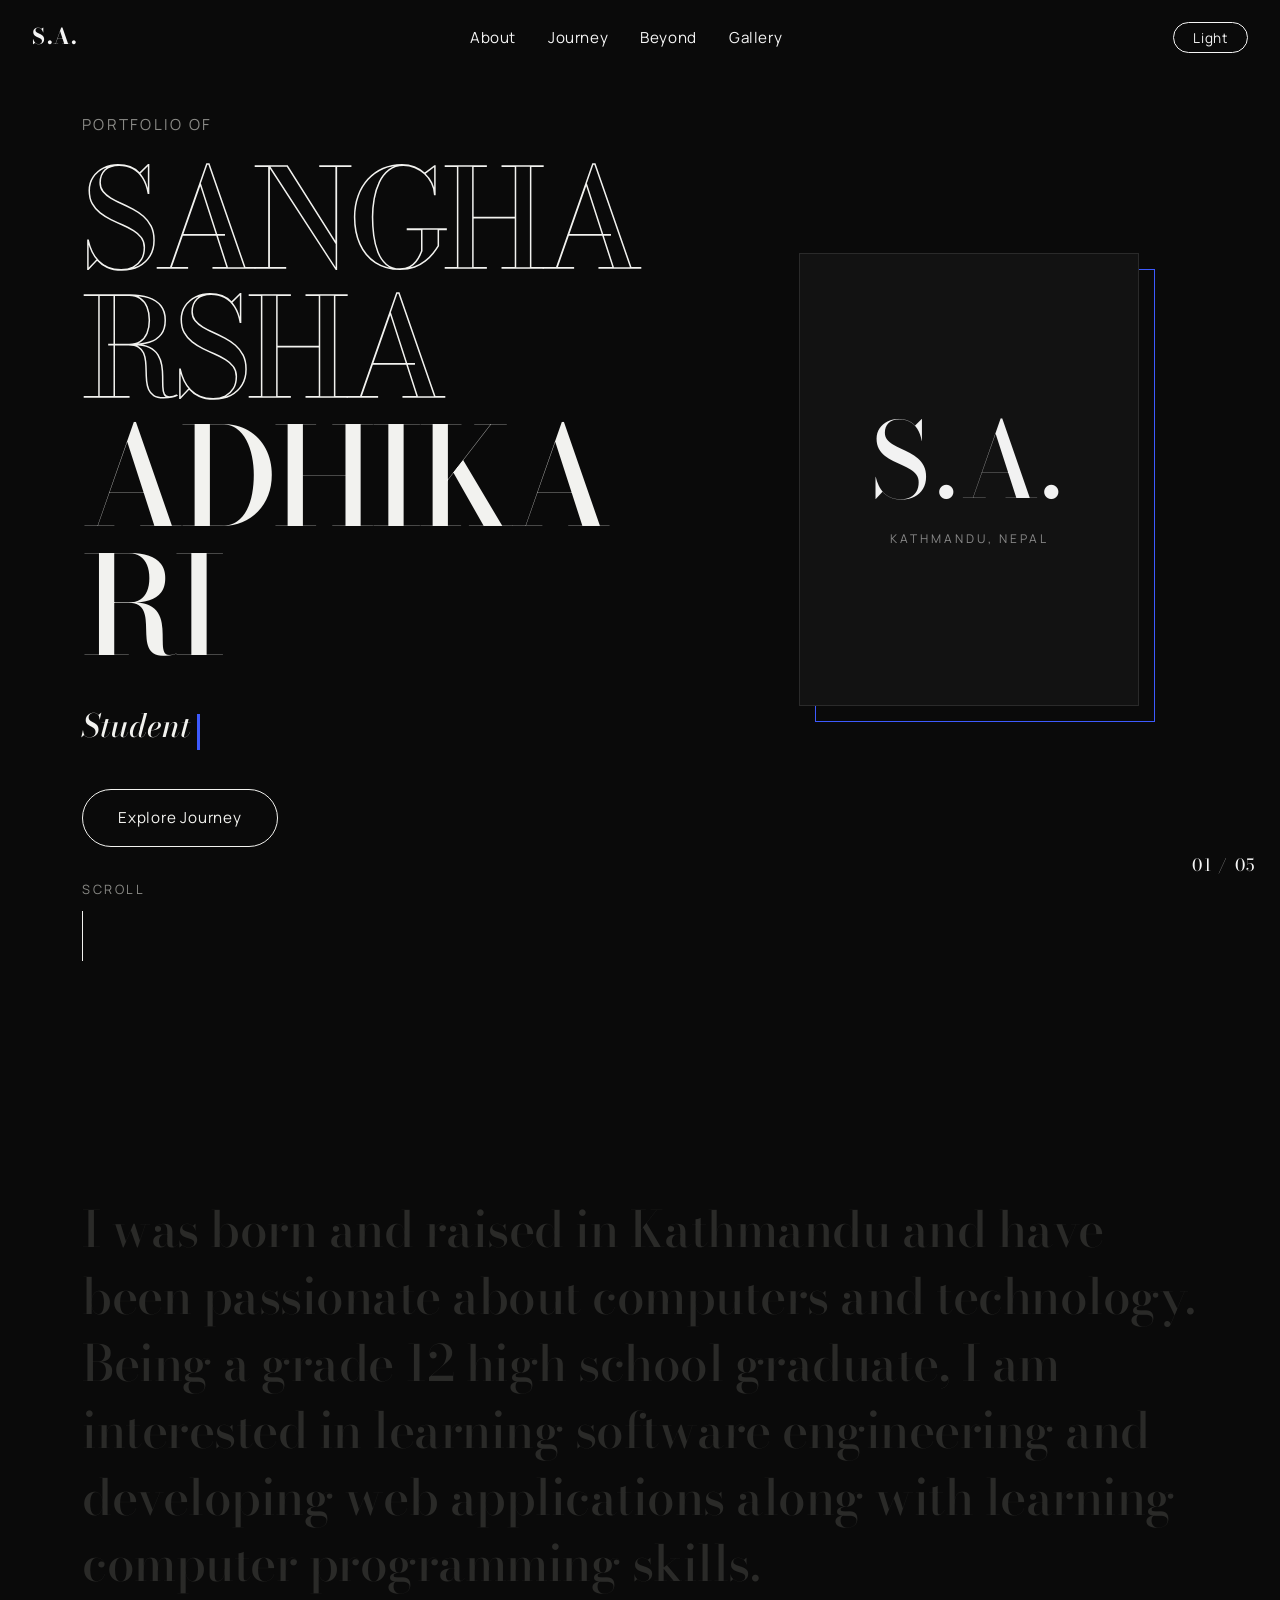
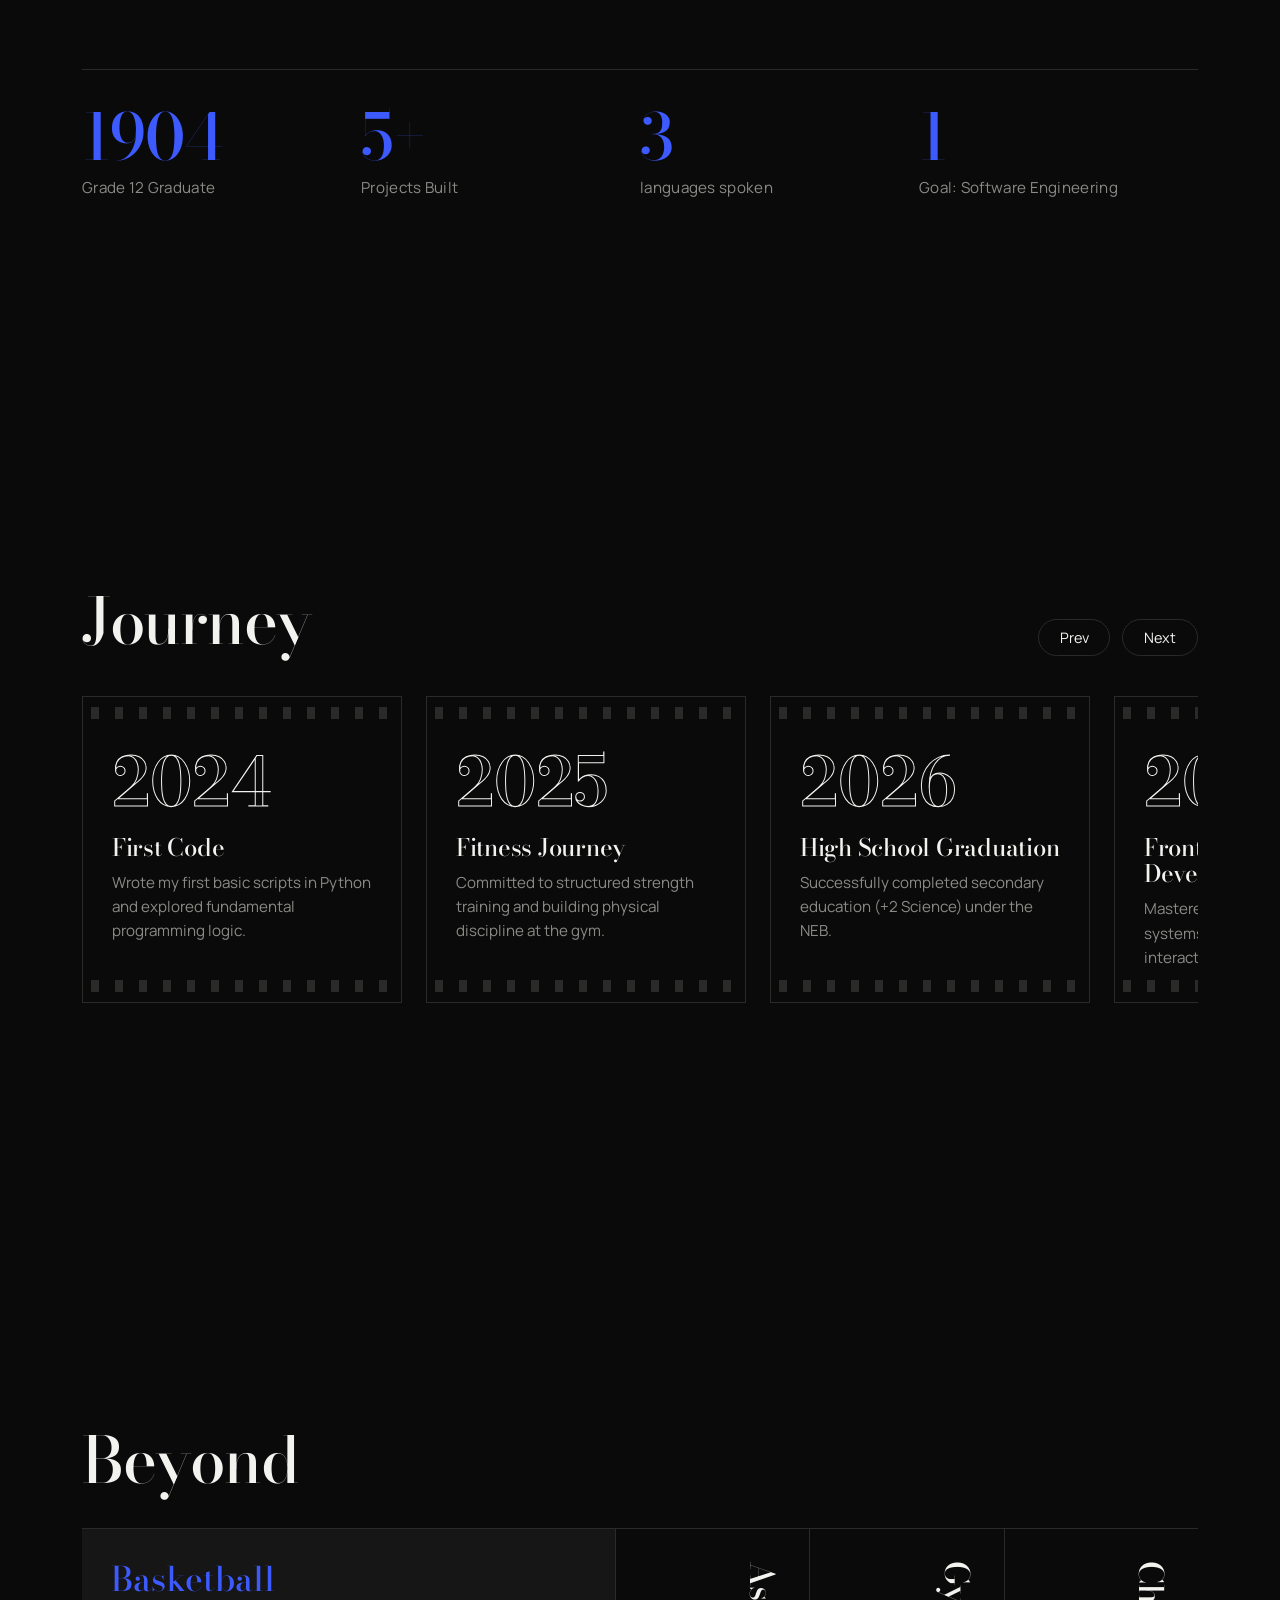
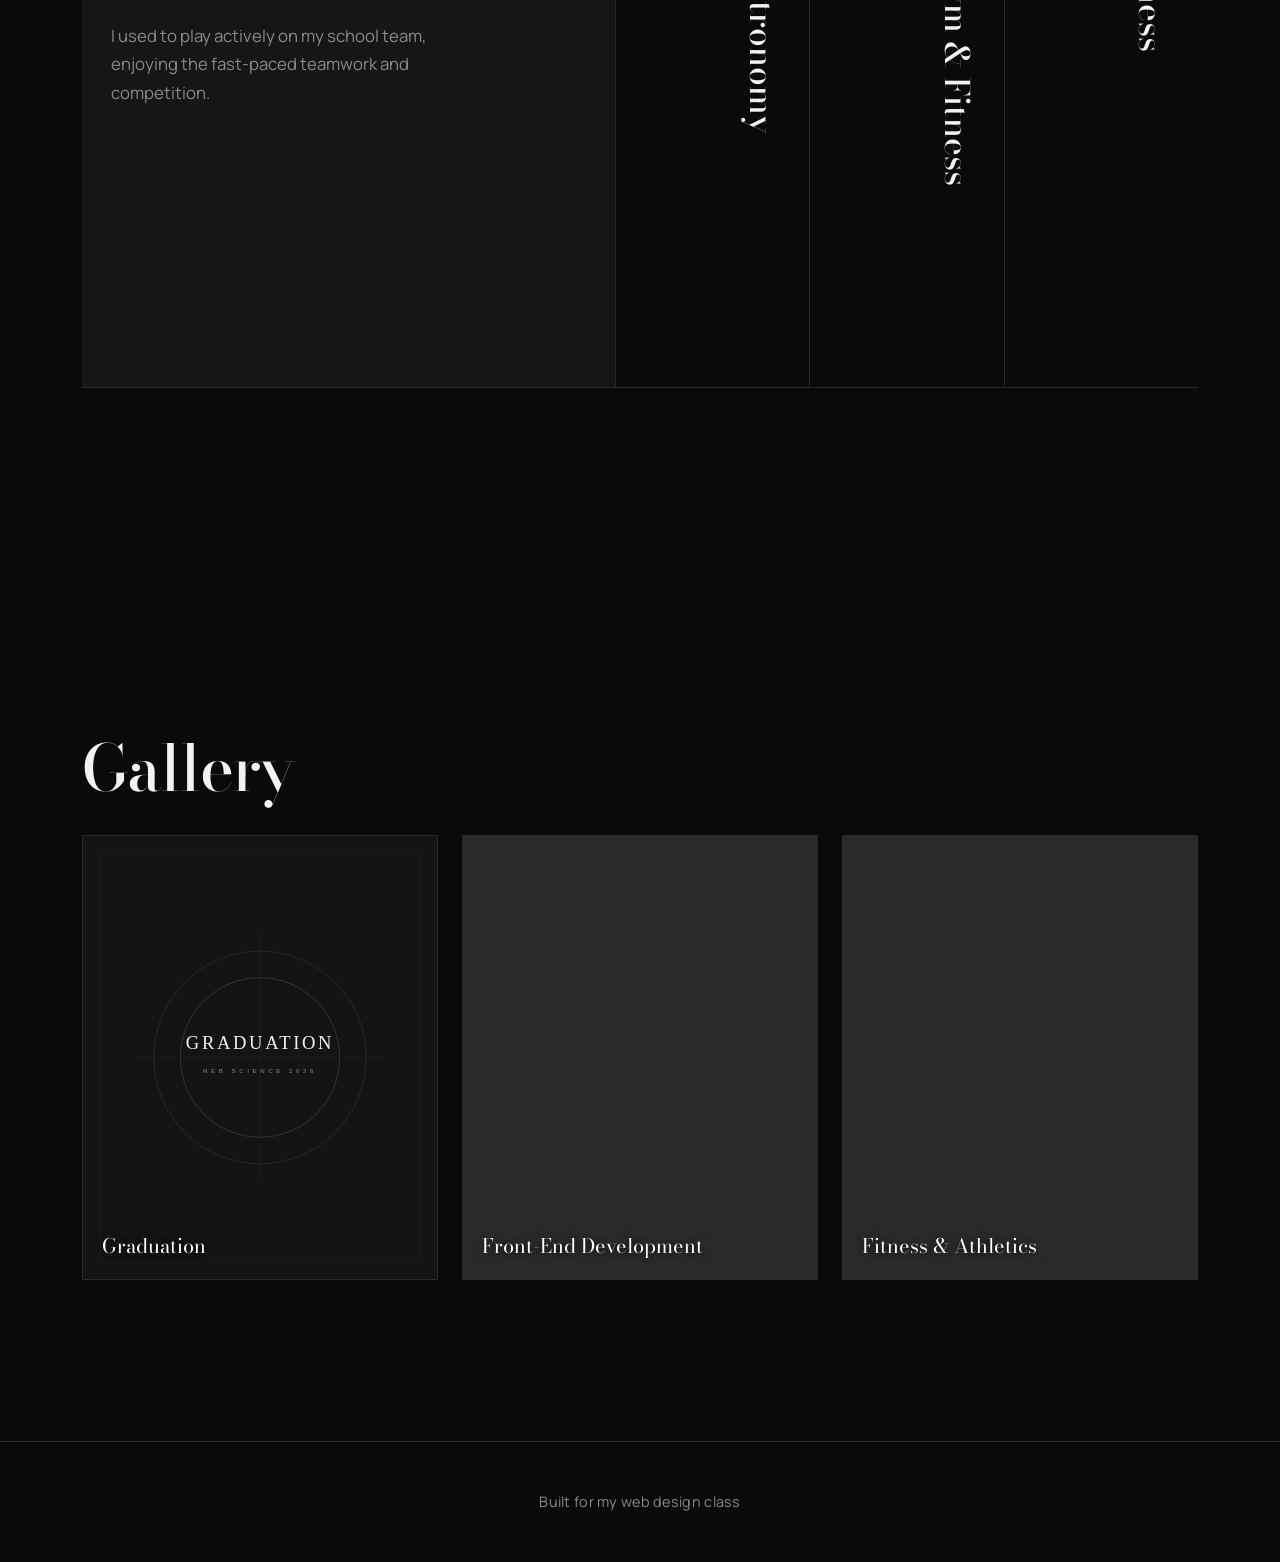
<file: index.html>
<!DOCTYPE html>
<html lang="en" data-theme="dark">
<head>
    <meta charset="UTF-8">
    <meta name="viewport" content="width=device-width, initial-scale=1.0">
    <title>Sangharsha Adhikari - Minimal Luxury Portfolio</title>
    <meta name="description" content="Minimal luxury personal portfolio for Sangharsha Adhikari, featuring interactive chapters, typography reveals, timeline filmstrip, and gallery.">
    <meta property="og:title" content="Sangharsha Adhikari - Minimal Luxury Portfolio">
    <meta property="og:description" content="Minimal luxury personal portfolio for Sangharsha Adhikari, featuring interactive chapters, typography reveals, timeline filmstrip, and gallery.">
    <meta property="og:type" content="website">
    <link rel="preconnect" href="https://fonts.googleapis.com">
    <link rel="preconnect" href="https://fonts.gstatic.com" crossorigin>
    <link href="https://fonts.googleapis.com/css2?family=Bodoni+Moda:ital,opsz,wght@0,6..96,400..900;1,6..96,400..900&family=Manrope:wght@400;500;700&display=swap" rel="stylesheet">
    <link rel="stylesheet" href="style.css">
</head>
<body>
    <!-- Top thin blue scroll-progress indicator -->
    <div id="progress"></div>

    <!-- Chapter counter fixed in the bottom right corner -->
    <div id="counter" aria-hidden="true">01 / 05</div>

    <!-- Fixed top navigation bar -->
    <header class="bar">
        <a href="#hero" class="mark" aria-label="Sangharsha Adhikari Home">S.A.</a>
        <nav aria-label="Chapters">
            <a href="#about">About</a>
            <a href="#journey">Journey</a>
            <a href="#beyond">Beyond</a>
            <a href="#gallery">Gallery</a>
        </nav>
        <button id="theme" class="mag" aria-label="Switch light or dark theme">Light</button>
    </header>

    <!-- Chapter 01: Hero -->
    <section id="hero" class="chapter" data-ch="01">
        <div class="hero-grid">
            <div>
                <p class="eyebrow">Portfolio of</p>
                <h1 aria-label="Sangharsha Adhikari">
                    <span class="line" data-split>Sangharsha</span>
                    <span class="line fill" data-split>Adhikari</span>
                </h1>
                <p class="role"><span id="typed"></span><i class="caret"></i></p>
                <a href="#journey" class="btn mag">Explore Journey</a>
            </div>
            <figure class="portrait" id="portrait">
                <div class="portrait-placeholder" aria-label="Portrait initials placeholder: S.A.">
                    <span class="ph-initials">S.A.</span>
                    <span class="ph-caption">Kathmandu, Nepal</span>
                </div>
            </figure>
        </div>
        <span class="scroll-hint">Scroll</span>
    </section>

    <!-- Chapter 02: About -->
    <section id="about" class="chapter" data-ch="02">
        <p class="statement" id="statement">I was born and raised in Kathmandu and have been passionate about computers and technology. Being a grade 12 high school graduate, I am interested in learning software engineering and developing web applications along with learning computer programming skills.</p>
        <div class="stats">
            <div><strong data-count="2026">0</strong><span>Grade 12 Graduate</span></div>
            <div><strong data-count="5" data-suffix="+">0</strong><span>Projects Built</span></div>
            <div><strong data-count="3">0</strong><span>languages spoken</span></div>
            <div><strong data-count="1">0</strong><span>Goal: Software Engineering</span></div>
        </div>
    </section>

    <!-- Chapter 03: Journey (Horizontal Film Strip) -->
    <section id="journey" class="chapter" data-ch="03">
        <div class="head">
            <h2>Journey</h2>
            <div class="arrows">
                <button class="mag" id="prev" aria-label="Previous milestone">Prev</button>
                <button class="mag" id="next" aria-label="Next milestone">Next</button>
            </div>
        </div>
        <div class="track" id="track" tabindex="0" aria-label="Interactive timeline film strip">
            <article class="frame">
                <b>2024</b>
                <h3>First Code</h3>
                <p>Wrote my first basic scripts in Python and explored fundamental programming logic.</p>
            </article>
            <article class="frame">
                <b>2025</b>
                <h3>Fitness Journey</h3>
                <p>Committed to structured strength training and building physical discipline at the gym.</p>
            </article>
            <article class="frame">
                <b>2026</b>
                <h3>High School Graduation</h3>
                <p>Successfully completed secondary education (+2 Science) under the NEB.</p>
            </article>
            <article class="frame">
                <b>2026</b>
                <h3>Front-End Development</h3>
                <p>Mastered HTML5, CSS layout systems, and modern ES6 JavaScript interactivity.</p>
            </article>
            <article class="frame">
                <b>2026</b>
                <h3>First Portfolio App</h3>
                <p>Built and deployed my first fully responsive personal biography web application.</p>
            </article>
        </div>
    </section>

    <!-- Chapter 04: Beyond -->
    <section id="beyond" class="chapter" data-ch="04">
        <h2>Beyond</h2>
        <div class="panels">
            <article class="panel active" tabindex="0">
                <h3>Basketball</h3>
                <p>I used to play actively on my school team, enjoying the fast-paced teamwork and competition.</p>
            </article>
            <article class="panel" tabindex="0">
                <h3>Astronomy</h3>
                <p>I am deeply fascinated by the night sky, celestial objects, and exploring the wonders of the universe.</p>
            </article>
            <article class="panel" tabindex="0">
                <h3>Gym & Fitness</h3>
                <p>I am dedicated to consistent strength training, muscle growth, and building physical discipline.</p>
            </article>
            <article class="panel" tabindex="0">
                <h3>Chess</h3>
                <p>I enjoy playing chess to sharpen my strategic thinking and analyzing tactical moves in my free time.</p>
            </article>
        </div>
    </section>

    <!-- Chapter 05: Gallery -->
    <section id="gallery" class="chapter" data-ch="05">
        <h2>Gallery</h2>
        <div class="sheet">
            <figure tabindex="0" role="button" aria-label="Milestone 01: High School Graduation">
                <img src="data:image/svg+xml;utf8,<svg xmlns='http://www.w3.org/2000/svg' width='800' height='1000' viewBox='0 0 800 1000'><rect width='800' height='1000' fill='%23141414'/><circle cx='400' cy='500' r='240' fill='none' stroke='%23333333' stroke-width='1.5'/><circle cx='400' cy='500' r='180' fill='none' stroke='%233d5afe' stroke-width='1'/><line x1='120' y1='500' x2='680' y2='500' stroke='%23262626' stroke-width='1'/><line x1='400' y1='220' x2='400' y2='780' stroke='%23262626' stroke-width='1'/><text x='400' y='480' font-family='Georgia, serif' font-size='42' fill='%23f2f2ef' text-anchor='middle' letter-spacing='6'>GRADUATION</text><text x='400' y='535' font-family='sans-serif' font-size='14' fill='%238a8a86' text-anchor='middle' letter-spacing='8'>NEB SCIENCE 2026</text><rect x='40' y='40' width='720' height='920' fill='none' stroke='%23222222' stroke-width='1'/></svg>" alt="High School Graduation" loading="lazy" referrerpolicy="no-referrer" onerror="this.remove()">
                <figcaption>Graduation</figcaption>
            </figure>
            <figure tabindex="0" role="button" aria-label="Milestone 02: Software Engineering">
                <img src="data:image/svg+xml;utf8,<svg xmlns='http://www.w3.org/2000/svg' width='800' height='1000' viewBox='0 0 800 1000'><rect width='800' height='1000' fill='%23141414'/><rect x='220' y='320' width='360' height='360' fill='none' stroke='%23333333' stroke-width='1.5'/><rect x='260' y='360' width='280' height='280' fill='none' stroke='%233d5afe' stroke-width='1'/><text x='400' y='480' font-family='Georgia, serif' font-size='42' fill='%23f2f2ef' text-anchor='middle' letter-spacing='6'>CODE &amp; LOGIC</text><text x='400' y='535' font-family='sans-serif' font-size='14' fill='%238a8a86' text-anchor='middle' letter-spacing='8'>FRONT-END ENGINEERING</text><rect x='40' y='40' width='720' height='920' fill='none' stroke='%23222222' stroke-width='1'/></svg>" alt="Front-End Development" loading="lazy" referrerpolicy="no-referrer" onerror="this.remove()">
                <figcaption>Front-End Development</figcaption>
            </figure>
            <figure tabindex="0" role="button" aria-label="Milestone 03: Strength & Discipline">
                <img src="data:image/svg+xml;utf8,<svg xmlns='http://www.w3.org/2000/svg' width='800' height='1000' viewBox='0 0 800 1000'><rect width='800' height='1000' fill='%23141414'/><polygon points='400,280 620,680 180,680' fill='none' stroke='%23333333' stroke-width='1.5'/><polygon points='400,340 570,650 230,650' fill='none' stroke='%233d5afe' stroke-width='1'/><text x='400' y='520' font-family='Georgia, serif' font-size='42' fill='%23f2f2ef' text-anchor='middle' letter-spacing='6'>DISCIPLINE</text><text x='400' y='575' font-family='sans-serif' font-size='14' fill='%238a8a86' text-anchor='middle' letter-spacing='8'>ATHLETICS &amp; FITNESS</text><rect x='40' y='40' width='720' height='920' fill='none' stroke='%23222222' stroke-width='1'/></svg>" alt="Fitness & Athletics" loading="lazy" referrerpolicy="no-referrer" onerror="this.remove()">
                <figcaption>Fitness &amp; Athletics</figcaption>
            </figure>
        </div>
    </section>

    <!-- Footer -->
    <footer>
        <p>Built for my web design class</p>
    </footer>

    <!-- Lightbox modal -->
    <div id="lightbox" hidden role="dialog" aria-modal="true" aria-label="Image preview modal">
        <button id="closeLb" aria-label="Close dialog">Close</button>
        <figure id="lbFig"></figure>
    </div>

    <!-- Interactive script -->
    <script src="script.js"></script>
</body>
</html>
</file>
<file: style.css>
/* ==========================================================================
   MINIMAL LUXURY PORTFOLIO STYLES
   Theme: Minimal Luxury Black and White with Signal Blue Accent
   Author: Sangharsha Adhikari
   ========================================================================== */

/* ---------- CSS Variables & Theming ---------- */
:root {
  --bg: #0a0a0a;
  --fg: #f2f2ef;
  --mute: #8a8a86;
  --line: #2a2a28;
  --acc: #3d5afe; /* Signal Blue */
  --display: "Bodoni Moda", Georgia, serif;
  --body: "Manrope", system-ui, -apple-system, sans-serif;
}

[data-theme="light"] {
  --bg: #f4f4f1;
  --fg: #0a0a0a;
  --mute: #6b6b66;
  --line: #d3d3cc;
}

/* ---------- Reset & Base Typography ---------- */
* {
  box-sizing: border-box;
  margin: 0;
  padding: 0;
}

html {
  scroll-behavior: smooth;
  scroll-padding-top: 70px;
}

body {
  font-family: var(--body);
  font-size: 1.05rem;
  line-height: 1.7;
  background-color: var(--bg);
  color: var(--fg);
  transition: background-color 0.4s ease, color 0.4s ease;
  overflow-x: hidden;
  -webkit-font-smoothing: antialiased;
}

a {
  color: inherit;
  text-decoration: none;
}

button {
  font-family: inherit;
  font-size: inherit;
  color: inherit;
  background: none;
  border: none;
  cursor: pointer;
}

:focus-visible {
  outline: 2px solid var(--acc);
  outline-offset: 4px;
}

h1, h2, h3 {
  font-family: var(--display);
  font-weight: 500;
  line-height: 1.1;
}

h2 {
  font-size: clamp(2.2rem, 6vw, 4rem);
  margin-bottom: 2rem;
  letter-spacing: -0.02em;
}

/* ---------- Global Indicators & Navigation ---------- */
#progress {
  position: fixed;
  top: 0;
  left: 0;
  height: 3px;
  width: 0;
  background: var(--acc);
  z-index: 100;
  transition: width 0.08s ease-out;
}

#counter {
  position: fixed;
  right: 1.5rem;
  bottom: 1.25rem;
  z-index: 50;
  font-family: var(--display);
  font-size: 1.05rem;
  letter-spacing: 0.1em;
  color: #fff;
  mix-blend-mode: difference;
  pointer-events: none;
}

.bar {
  position: fixed;
  top: 0;
  inset-inline: 0;
  z-index: 90;
  display: flex;
  align-items: center;
  justify-content: space-between;
  gap: 1.5rem;
  padding: 1.2rem 2rem;
  mix-blend-mode: difference;
  color: #fff;
}

.mark {
  font-family: var(--display);
  font-weight: 700;
  font-size: 1.35rem;
  letter-spacing: 0.08em;
}

.bar nav {
  display: flex;
  gap: 2rem;
  font-size: 0.95rem;
  letter-spacing: 0.04em;
}

.bar nav a {
  position: relative;
  transition: opacity 0.2s;
}

.bar nav a:hover {
  text-decoration: underline;
  text-underline-offset: 6px;
}

#theme {
  background: none;
  border: 1px solid currentColor;
  border-radius: 99px;
  padding: 0.35rem 1.2rem;
  font-size: 0.85rem;
  letter-spacing: 0.05em;
  transition: transform 0.25s ease-out;
}

/* ---------- Chapter Layout ---------- */
.chapter {
  min-height: 100vh;
  padding: 7rem 2rem 5rem;
  max-width: 1180px;
  margin: 0 auto;
  display: flex;
  flex-direction: column;
  justify-content: center;
}

/* ---------- Chapter 01: Hero ---------- */
.eyebrow {
  color: var(--mute);
  font-size: 0.95rem;
  letter-spacing: 0.15em;
  text-transform: uppercase;
  margin-bottom: 1rem;
}

.hero-grid {
  display: grid;
  grid-template-columns: 1.3fr 1fr;
  gap: 4rem;
  align-items: center;
  min-height: 75vh;
}

h1 {
  font-family: var(--display);
  font-size: clamp(3.6rem, 11vw, 8.5rem);
  line-height: 0.95;
  letter-spacing: -0.03em;
  text-transform: uppercase;
}

h1 .line {
  display: block;
  overflow: hidden;
  color: transparent;
  -webkit-text-stroke: 1.5px var(--fg);
}

h1 .line.fill {
  color: var(--fg);
  -webkit-text-stroke: 0;
}

h1 .ch {
  display: inline-block;
  transform: translateY(115%);
  animation: rise 0.9s cubic-bezier(0.2, 0.8, 0.2, 1) forwards;
  animation-delay: calc(var(--i) * 65ms);
}

.role {
  margin: 1.8rem 0 2.2rem;
  font-family: var(--display);
  font-style: italic;
  font-weight: 500;
  font-size: clamp(1.4rem, 3.5vw, 2rem);
  min-height: 2.5rem;
}

.caret {
  display: inline-block;
  width: 2.5px;
  height: 1.15em;
  background: var(--acc);
  margin-left: 6px;
  vertical-align: text-bottom;
  animation: blink 1s steps(1) infinite;
}

.btn {
  display: inline-block;
  padding: 0.95rem 2.2rem;
  border: 1px solid var(--fg);
  border-radius: 99px;
  font-size: 0.95rem;
  letter-spacing: 0.05em;
  transition: background-color 0.25s ease, color 0.25s ease, border-color 0.25s ease;
}

.btn:hover {
  background-color: var(--fg);
  color: var(--bg);
}

.portrait {
  position: relative;
  justify-self: center;
  width: min(340px, 80vw);
  aspect-ratio: 3/4;
  transform: perspective(900px) rotateX(var(--rx, 0deg)) rotateY(var(--ry, 0deg));
  transition: transform 0.2s ease-out;
  cursor: pointer;
}

.portrait::before {
  content: "";
  position: absolute;
  inset: 0;
  border: 1px solid var(--acc);
  transform: translate(16px, 16px);
  pointer-events: none;
  transition: transform 0.3s ease;
}

.portrait:hover::before {
  transform: translate(20px, 20px);
}

.portrait img {
  position: relative;
  width: 100%;
  height: 100%;
  object-fit: cover;
  object-position: center;
  filter: grayscale(1) contrast(1.1);
  transition: filter 0.6s ease;
  background: var(--line);
  display: block;
}

.portrait:hover img {
  filter: grayscale(0);
}

.portrait-placeholder {
  position: relative;
  width: 100%;
  height: 100%;
  display: flex;
  flex-direction: column;
  align-items: center;
  justify-content: center;
  background-color: #121212;
  border: 1px solid var(--line);
  padding: 2rem;
  filter: grayscale(1);
  transition: filter 0.5s ease;
}

[data-theme="light"] .portrait-placeholder {
  background-color: #eaeae5;
}

.portrait:hover .portrait-placeholder {
  filter: grayscale(0);
}

.ph-initials {
  font-family: var(--display);
  font-size: clamp(4rem, 10vw, 6.5rem);
  font-weight: 500;
  letter-spacing: 0.05em;
  color: var(--fg);
  line-height: 1;
}

.ph-caption {
  font-size: 0.75rem;
  letter-spacing: 0.25em;
  text-transform: uppercase;
  color: var(--mute);
  margin-top: 1rem;
}

.scroll-hint {
  display: block;
  color: var(--mute);
  font-size: 0.8rem;
  letter-spacing: 0.2em;
  text-transform: uppercase;
  margin-top: 2rem;
}

.scroll-hint::after {
  content: "";
  display: block;
  width: 1px;
  height: 50px;
  margin-top: 0.6rem;
  background: var(--fg);
  transform-origin: top;
  animation: grow 2s ease-in-out infinite;
}

/* ---------- Chapter 02: About ---------- */
.statement {
  font-family: var(--display);
  font-weight: 500;
  font-size: clamp(1.7rem, 4.2vw, 3.1rem);
  line-height: 1.35;
  max-width: 25em;
  letter-spacing: -0.01em;
}

.statement .w {
  color: var(--line);
  transition: color 0.3s ease;
}

.statement .w.lit {
  color: var(--fg);
}

.stats {
  display: grid;
  grid-template-columns: repeat(auto-fit, minmax(200px, 1fr));
  margin-top: 4.5rem;
  border-top: 1px solid var(--line);
}

.stats div {
  padding: 2rem 1.5rem 1rem 0;
}

.stats strong {
  display: block;
  font-family: var(--display);
  font-weight: 500;
  font-size: clamp(2.8rem, 5vw, 4rem);
  color: var(--acc);
  line-height: 1.1;
  letter-spacing: -0.02em;
}

.stats span {
  color: var(--mute);
  font-size: 0.95rem;
  letter-spacing: 0.02em;
}

/* ---------- Chapter 03: Journey Filmstrip ---------- */
.head {
  display: flex;
  justify-content: space-between;
  align-items: flex-end;
}

.arrows {
  display: flex;
  gap: 0.75rem;
  margin-bottom: 2rem;
}

.arrows button {
  background: none;
  border: 1px solid var(--line);
  border-radius: 99px;
  padding: 0.5rem 1.3rem;
  font-size: 0.9rem;
  transition: border-color 0.2s, color 0.2s, transform 0.25s ease-out;
}

.arrows button:hover {
  border-color: var(--acc);
  color: var(--acc);
}

.track {
  display: flex;
  gap: 1.5rem;
  overflow-x: auto;
  scroll-snap-type: x mandatory;
  scrollbar-width: none;
  cursor: grab;
  padding-bottom: 1.5rem;
  padding-top: 0.5rem;
}

.track::-webkit-scrollbar {
  display: none;
}

.track.drag {
  cursor: grabbing;
  scroll-snap-type: none;
}

.frame {
  position: relative;
  flex: 0 0 min(320px, 80vw);
  scroll-snap-align: start;
  padding: 3.2rem 1.8rem 2rem;
  border: 1px solid var(--line);
  user-select: none;
  transition: border-color 0.3s, transform 0.3s ease;
  background: var(--bg);
}

.frame::before,
.frame::after {
  content: "";
  position: absolute;
  inset-inline: 0;
  height: 12px;
  background: repeating-linear-gradient(
    90deg,
    transparent 0 8px,
    var(--line) 8px 16px,
    transparent 16px 24px
  );
}

.frame::before {
  top: 10px;
}

.frame::after {
  bottom: 10px;
}

.frame:hover {
  border-color: var(--acc);
  transform: translateY(-6px);
}

.frame b {
  display: block;
  font-family: var(--display);
  font-weight: 500;
  font-size: clamp(3.5rem, 7vw, 4.2rem);
  line-height: 1;
  color: transparent;
  -webkit-text-stroke: 1px var(--fg);
  margin-bottom: 1.2rem;
}

.frame h3 {
  font-size: 1.5rem;
  margin-bottom: 0.6rem;
  letter-spacing: -0.01em;
}

.frame p {
  color: var(--mute);
  font-size: 0.95rem;
  line-height: 1.6;
}

/* ---------- Chapter 04: Beyond Panels ---------- */
.panels {
  display: flex;
  height: 460px;
  border-block: 1px solid var(--line);
}

.panel {
  flex: 1;
  padding: 2rem 1.8rem;
  border-left: 1px solid var(--line);
  overflow: hidden;
  cursor: pointer;
  transition: flex 0.7s cubic-bezier(0.2, 0.8, 0.2, 1), background 0.4s ease;
  display: flex;
  flex-direction: column;
}

.panel:first-child {
  border-left: 0;
}

.panel h3 {
  font-size: 2.1rem;
  writing-mode: vertical-rl;
  transition: color 0.3s ease;
  white-space: nowrap;
}

.panel p {
  margin-top: 1.5rem;
  color: var(--mute);
  opacity: 0;
  max-width: 32ch;
  font-size: 1.05rem;
  line-height: 1.7;
  transition: opacity 0.4s ease;
}

.panel.active {
  flex: 3.5;
  background: color-mix(in srgb, var(--fg) 5%, transparent);
}

.panel.active h3 {
  writing-mode: horizontal-tb;
  color: var(--acc);
}

.panel.active p {
  opacity: 1;
  transition-delay: 0.3s;
}

/* ---------- Chapter 05: Gallery & Lightbox ---------- */
.sheet {
  display: grid;
  grid-template-columns: repeat(auto-fit, minmax(280px, 1fr));
  gap: 1.5rem;
}

.sheet figure {
  position: relative;
  aspect-ratio: 4/5;
  overflow: hidden;
  cursor: zoom-in;
  background: var(--line);
  border: 1px solid var(--line);
}

.sheet img {
  width: 100%;
  height: 100%;
  object-fit: cover;
  filter: grayscale(1);
  transition: filter 0.6s ease, transform 0.8s ease;
  display: block;
}

.sheet figure:hover img {
  filter: grayscale(0);
  transform: scale(1.05);
}

.sheet figcaption {
  position: absolute;
  left: 1.2rem;
  bottom: 1rem;
  color: #fff;
  font-family: var(--display);
  font-size: 1.25rem;
  text-shadow: 0 1px 8px rgba(0, 0, 0, 0.85);
  pointer-events: none;
}

#lightbox {
  position: fixed;
  inset: 0;
  z-index: 120;
  display: grid;
  place-items: center;
  padding: 2rem;
  background: rgba(0, 0, 0, 0.94);
}

#lightbox[hidden] {
  display: none;
}

#lbFig {
  max-width: min(90vw, 760px);
  text-align: center;
}

#lbFig img {
  max-width: 100%;
  max-height: 75vh;
  display: block;
  margin: 0 auto;
  object-fit: contain;
}

#lbFig figcaption {
  color: #fff;
  text-align: center;
  font-family: var(--display);
  font-size: 1.35rem;
  margin-top: 1rem;
}

#closeLb {
  position: absolute;
  top: 1.5rem;
  right: 1.5rem;
  background: none;
  border: 1px solid #fff;
  color: #fff;
  border-radius: 99px;
  padding: 0.45rem 1.3rem;
  font-size: 0.9rem;
  transition: background-color 0.2s, color 0.2s;
}

#closeLb:hover {
  background-color: #fff;
  color: #000;
}

/* ---------- Footer ---------- */
footer {
  padding: 3rem 2rem;
  text-align: center;
  color: var(--mute);
  font-size: 0.9rem;
  border-top: 1px solid var(--line);
}

footer p {
  max-width: 70ch;
  margin: 0 auto;
  letter-spacing: 0.02em;
}

/* ---------- Interactive Helpers ---------- */
.mag {
  transition: transform 0.25s ease-out;
}

/* ---------- Keyframe Animations ---------- */
@keyframes rise {
  to {
    transform: none;
  }
}

@keyframes blink {
  50% {
    opacity: 0;
  }
}

@keyframes grow {
  0%, 100% {
    transform: scaleY(0.1);
  }
  50% {
    transform: scaleY(1);
  }
}

/* ---------- Responsive Breakpoints ---------- */
@media (max-width: 768px) {
  .hero-grid {
    grid-template-columns: 1fr;
    gap: 2.5rem;
    padding-top: 1rem;
  }

  .portrait {
    order: -1;
    margin-bottom: 1rem;
  }

  .bar nav {
    display: none;
  }

  .bar {
    padding: 1rem 1.2rem;
  }

  .chapter {
    padding: 6rem 1.2rem 4rem;
  }

  .panels {
    flex-direction: column;
    height: auto;
  }

  .panel,
  .panel.active {
    flex: none;
    border-left: 0;
    border-top: 1px solid var(--line);
    padding: 1.8rem 1rem;
  }

  .panel h3 {
    writing-mode: horizontal-tb;
    font-size: 1.6rem;
    color: var(--acc);
  }

  .panel p {
    opacity: 1;
    max-width: 100%;
  }
}

/* ---------- Accessibility: Reduced Motion ---------- */
@media (prefers-reduced-motion: reduce) {
  * {
    animation-duration: 0.01ms !important;
    animation-iteration-count: 1 !important;
    transition-duration: 0.01ms !important;
    scroll-behavior: auto !important;
  }

  h1 .ch {
    transform: none !important;
  }
}
</file>
